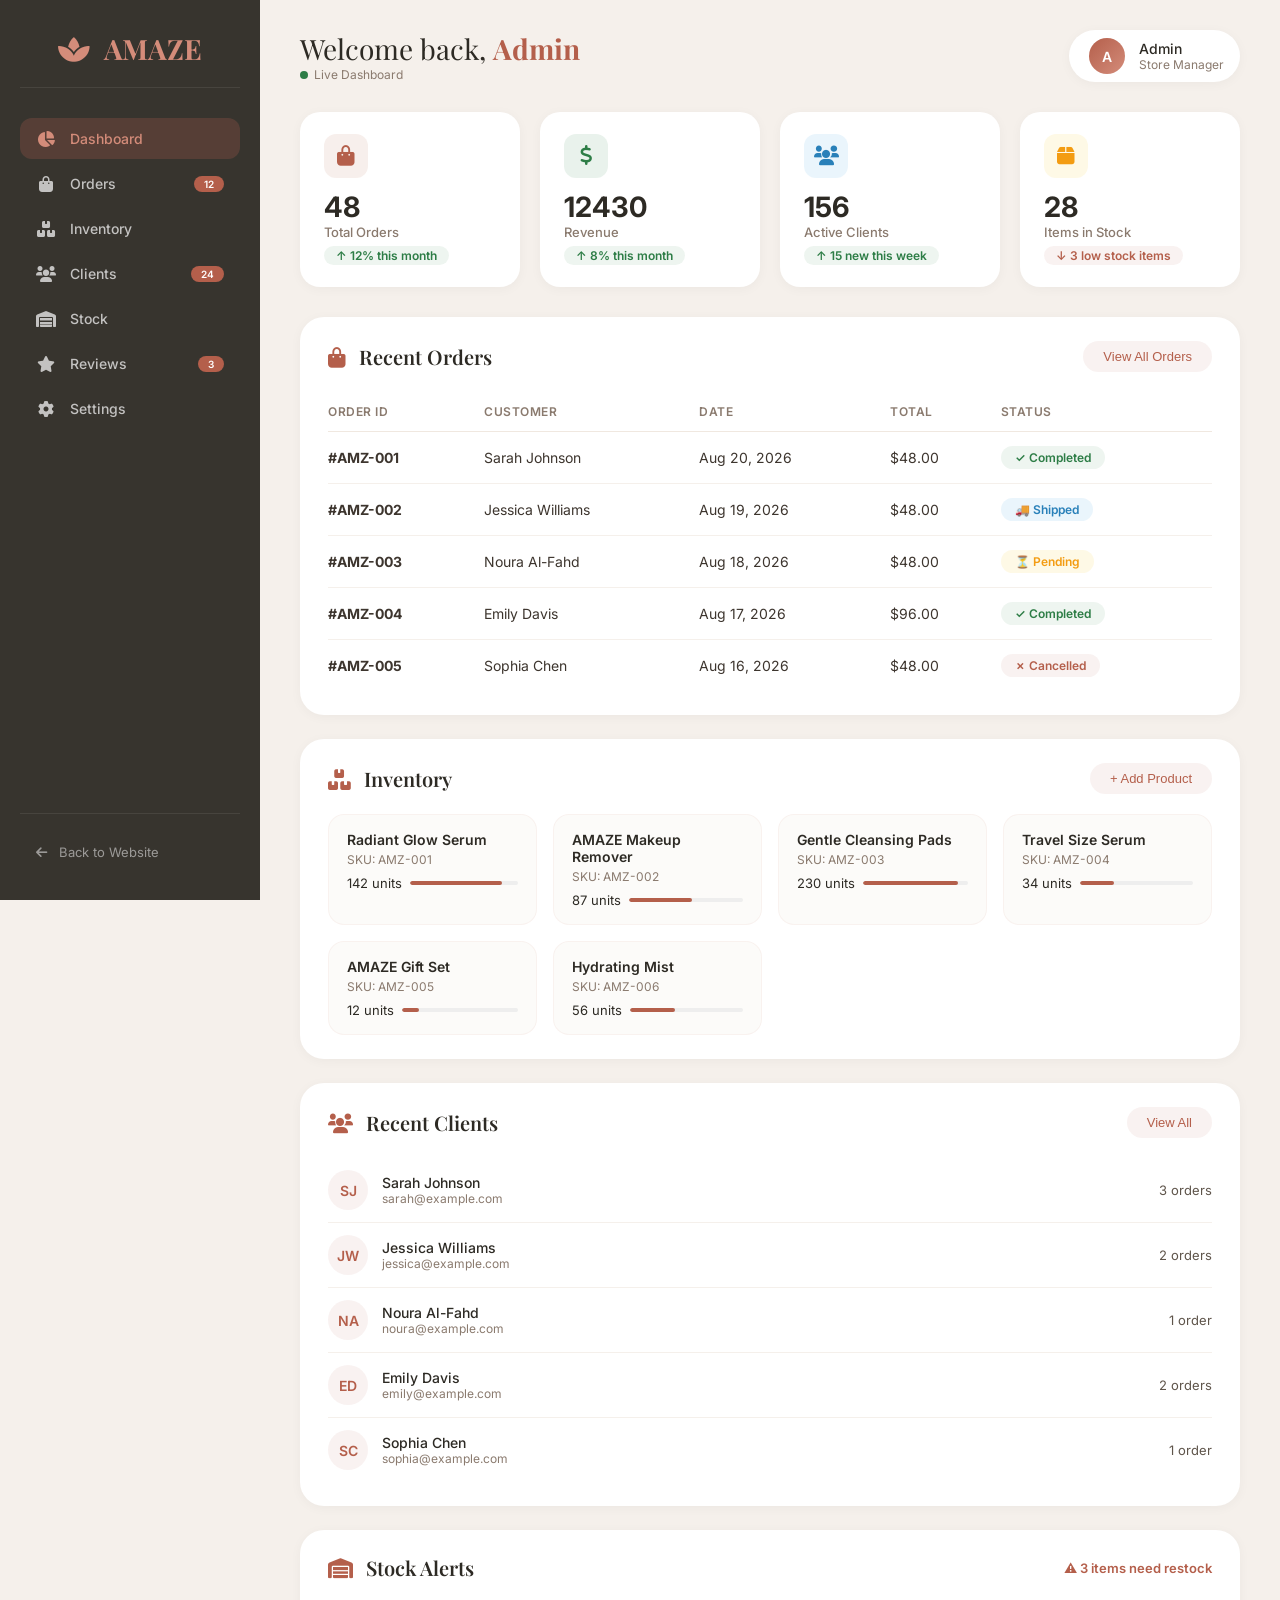
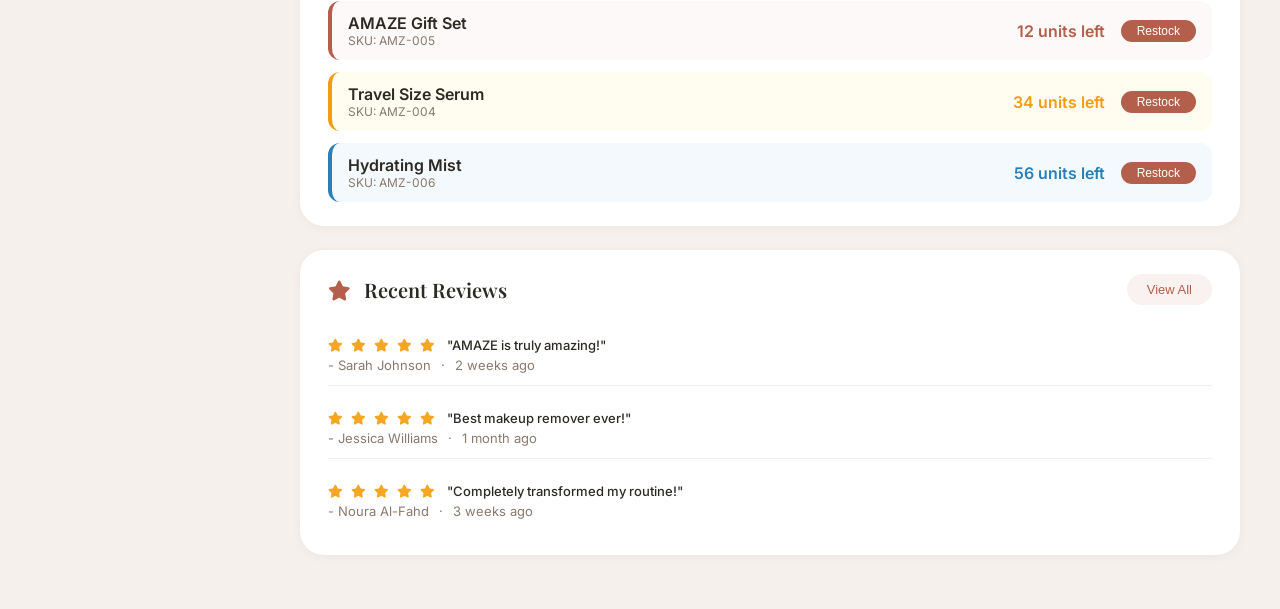
<file: admin.html>
<!DOCTYPE html>
<html lang="en">
<head>
    <meta charset="UTF-8" />
    <meta name="viewport" content="width=device-width, initial-scale=1.0" />
    <title>AMAZE · Admin Dashboard</title>

    <!-- Font Awesome Icons -->
    <link rel="stylesheet" href="https://cdnjs.cloudflare.com/ajax/libs/font-awesome/6.0.0-beta3/css/all.min.css" />

    <!-- Google Fonts -->
    <link rel="preconnect" href="https://fonts.googleapis.com" />
    <link rel="preconnect" href="https://fonts.gstatic.com" crossorigin />
    <link href="https://fonts.googleapis.com/css2?family=Playfair+Display:ital,wght@0,400;0,600;0,700;1,400&family=Inter:wght@300;400;500;600;700&display=swap" rel="stylesheet" />

    <style>
        /* ===== RESET & BASE ===== */
        * {
            margin: 0;
            padding: 0;
            box-sizing: border-box;
        }

        body {
            font-family: 'Inter', sans-serif;
            background: #f5f0eb;
            color: #2d2a24;
            min-height: 100vh;
        }

        /* ===== ADMIN LAYOUT ===== */
        .admin-wrapper {
            display: flex;
            min-height: 100vh;
        }

        /* ===== SIDEBAR ===== */
        .admin-sidebar {
            width: 260px;
            background: rgba(45, 42, 36, 0.95);
            backdrop-filter: blur(20px);
            padding: 30px 20px;
            color: #fff;
            position: fixed;
            top: 0;
            left: 0;
            height: 100vh;
            overflow-y: auto;
            z-index: 100;
        }

        .admin-sidebar .logo {
            font-family: 'Playfair Display', serif;
            font-size: 28px;
            font-weight: 700;
            text-align: center;
            margin-bottom: 30px;
            padding-bottom: 20px;
            border-bottom: 1px solid rgba(255, 255, 255, 0.08);
        }

        .admin-sidebar .logo span {
            color: #d48c7a;
        }

        .admin-sidebar .logo i {
            color: #d48c7a;
            margin-right: 8px;
        }

        .sidebar-menu {
            list-style: none;
        }

        .sidebar-menu li {
            margin-bottom: 4px;
        }

        .sidebar-menu li a {
            display: flex;
            align-items: center;
            gap: 14px;
            padding: 12px 16px;
            border-radius: 12px;
            color: rgba(255, 255, 255, 0.7);
            text-decoration: none;
            transition: all 0.3s ease;
            font-size: 14px;
            font-weight: 500;
        }

        .sidebar-menu li a:hover {
            background: rgba(255, 255, 255, 0.08);
            color: #fff;
        }

        .sidebar-menu li a.active {
            background: rgba(180, 95, 75, 0.25);
            color: #d48c7a;
        }

        .sidebar-menu li a i {
            width: 20px;
            text-align: center;
            font-size: 16px;
        }

        .sidebar-menu li a .badge {
            margin-left: auto;
            background: #b45f4b;
            color: #fff;
            font-size: 10px;
            padding: 2px 10px;
            border-radius: 30px;
            font-weight: 600;
        }

        .sidebar-footer {
            position: absolute;
            bottom: 30px;
            left: 20px;
            right: 20px;
            padding-top: 20px;
            border-top: 1px solid rgba(255, 255, 255, 0.08);
        }

        .sidebar-footer a {
            display: flex;
            align-items: center;
            gap: 12px;
            color: rgba(255, 255, 255, 0.5);
            text-decoration: none;
            font-size: 13px;
            padding: 10px 16px;
            border-radius: 12px;
            transition: 0.3s;
        }

        .sidebar-footer a:hover {
            background: rgba(255, 255, 255, 0.06);
            color: #fff;
        }

        /* ===== MAIN CONTENT ===== */
        .admin-main {
            margin-left: 260px;
            padding: 30px 40px;
            flex: 1;
            width: 100%;
        }

        /* ===== TOP HEADER ===== */
        .admin-header {
            display: flex;
            justify-content: space-between;
            align-items: center;
            margin-bottom: 30px;
            flex-wrap: wrap;
            gap: 16px;
        }

        .admin-header h1 {
            font-family: 'Playfair Display', serif;
            font-size: 28px;
            font-weight: 400;
        }

        .admin-header h1 span {
            color: #b45f4b;
            font-weight: 700;
        }

        .admin-user {
            display: flex;
            align-items: center;
            gap: 14px;
            background: #fff;
            padding: 8px 16px 8px 20px;
            border-radius: 60px;
            box-shadow: 0 2px 12px rgba(0, 0, 0, 0.04);
        }

        .admin-user .avatar {
            width: 36px;
            height: 36px;
            border-radius: 50%;
            background: linear-gradient(135deg, #b45f4b, #d48c7a);
            display: flex;
            align-items: center;
            justify-content: center;
            color: #fff;
            font-weight: 600;
            font-size: 14px;
        }

        .admin-user .name {
            font-weight: 500;
            font-size: 14px;
        }

        .admin-user .role {
            font-size: 12px;
            color: #8a7a6e;
        }

        /* ===== STATS CARDS ===== */
        .stats-grid {
            display: grid;
            grid-template-columns: repeat(auto-fit, minmax(200px, 1fr));
            gap: 20px;
            margin-bottom: 30px;
        }

        .stat-card {
            background: #fff;
            border-radius: 20px;
            padding: 22px 24px;
            box-shadow: 0 2px 12px rgba(0, 0, 0, 0.04);
            transition: all 0.3s ease;
        }

        .stat-card:hover {
            transform: translateY(-4px);
            box-shadow: 0 8px 30px rgba(0, 0, 0, 0.06);
        }

        .stat-card .stat-icon {
            width: 44px;
            height: 44px;
            border-radius: 12px;
            display: flex;
            align-items: center;
            justify-content: center;
            font-size: 20px;
            margin-bottom: 12px;
        }

        .stat-card .stat-icon.orders {
            background: rgba(180, 95, 75, 0.10);
            color: #b45f4b;
        }
        .stat-card .stat-icon.revenue {
            background: rgba(45, 125, 70, 0.10);
            color: #2d7d46;
        }
        .stat-card .stat-icon.clients {
            background: rgba(52, 152, 219, 0.10);
            color: #2980b9;
        }
        .stat-card .stat-icon.stock {
            background: rgba(241, 196, 15, 0.10);
            color: #f39c12;
        }

        .stat-card .stat-number {
            font-size: 28px;
            font-weight: 700;
            color: #2d2a24;
            display: block;
        }

        .stat-card .stat-label {
            font-size: 13px;
            color: #8a7a6e;
            font-weight: 500;
        }

        .stat-card .stat-change {
            font-size: 12px;
            font-weight: 600;
            margin-top: 6px;
            display: inline-block;
            padding: 2px 12px;
            border-radius: 30px;
        }

        .stat-card .stat-change.up {
            background: rgba(45, 125, 70, 0.08);
            color: #2d7d46;
        }

        .stat-card .stat-change.down {
            background: rgba(180, 95, 75, 0.08);
            color: #b45f4b;
        }

        /* ===== SECTION CARDS ===== */
        .section-card {
            background: #fff;
            border-radius: 24px;
            padding: 24px 28px;
            margin-bottom: 24px;
            box-shadow: 0 2px 12px rgba(0, 0, 0, 0.04);
        }

        .section-card .section-header {
            display: flex;
            justify-content: space-between;
            align-items: center;
            margin-bottom: 20px;
            flex-wrap: wrap;
            gap: 12px;
        }

        .section-card .section-header h3 {
            font-family: 'Playfair Display', serif;
            font-size: 20px;
            font-weight: 600;
        }

        .section-card .section-header h3 i {
            color: #b45f4b;
            margin-right: 8px;
        }

        .section-card .section-header .btn-sm {
            background: rgba(180, 95, 75, 0.08);
            border: none;
            padding: 8px 20px;
            border-radius: 60px;
            font-weight: 500;
            font-size: 13px;
            color: #b45f4b;
            cursor: pointer;
            transition: 0.3s;
        }

        .section-card .section-header .btn-sm:hover {
            background: rgba(180, 95, 75, 0.15);
        }

        /* ===== TABLE ===== */
        .table-wrapper {
            overflow-x: auto;
        }

        table {
            width: 100%;
            border-collapse: collapse;
            font-size: 14px;
        }

        table thead th {
            text-align: left;
            padding: 12px 12px 12px 0;
            color: #8a7a6e;
            font-weight: 600;
            font-size: 12px;
            text-transform: uppercase;
            letter-spacing: 0.5px;
            border-bottom: 1px solid #f0e8e0;
        }

        table tbody td {
            padding: 14px 12px 14px 0;
            border-bottom: 1px solid #f5f0eb;
            color: #3d352e;
        }

        table tbody tr:hover {
            background: rgba(180, 95, 75, 0.02);
        }

        table tbody tr:last-child td {
            border-bottom: 0;
        }

        .status {
            display: inline-flex;
            align-items: center;
            gap: 6px;
            padding: 4px 14px;
            border-radius: 30px;
            font-size: 12px;
            font-weight: 600;
        }

        .status.completed {
            background: rgba(45, 125, 70, 0.08);
            color: #2d7d46;
        }

        .status.pending {
            background: rgba(241, 196, 15, 0.10);
            color: #f39c12;
        }

        .status.shipped {
            background: rgba(52, 152, 219, 0.10);
            color: #2980b9;
        }

        .status.cancelled {
            background: rgba(180, 95, 75, 0.08);
            color: #b45f4b;
        }

        /* ===== INVENTORY GRID ===== */
        .inventory-grid {
            display: grid;
            grid-template-columns: repeat(auto-fill, minmax(200px, 1fr));
            gap: 16px;
        }

        .inventory-item {
            background: rgba(245, 240, 235, 0.3);
            border-radius: 16px;
            padding: 16px 18px;
            border: 1px solid rgba(180, 95, 75, 0.06);
        }

        .inventory-item .item-name {
            font-weight: 600;
            font-size: 14px;
            margin-bottom: 4px;
        }

        .inventory-item .item-sku {
            font-size: 12px;
            color: #8a7a6e;
        }

        .inventory-item .item-stock {
            font-size: 13px;
            margin-top: 8px;
            display: flex;
            align-items: center;
            gap: 8px;
        }

        .inventory-item .item-stock .stock-bar {
            flex: 1;
            height: 4px;
            background: #eee;
            border-radius: 4px;
            overflow: hidden;
        }

        .inventory-item .item-stock .stock-bar .fill {
            height: 100%;
            border-radius: 4px;
            background: #b45f4b;
            transition: width 0.6s ease;
        }

        /* ===== CLIENTS ===== */
        .client-item {
            display: flex;
            align-items: center;
            gap: 14px;
            padding: 12px 0;
            border-bottom: 1px solid #f5f0eb;
        }

        .client-item:last-child {
            border-bottom: 0;
        }

        .client-item .client-avatar {
            width: 40px;
            height: 40px;
            border-radius: 50%;
            background: rgba(180, 95, 75, 0.08);
            display: flex;
            align-items: center;
            justify-content: center;
            font-weight: 600;
            color: #b45f4b;
            font-size: 14px;
        }

        .client-item .client-info {
            flex: 1;
        }

        .client-item .client-info .name {
            font-weight: 500;
            font-size: 14px;
        }

        .client-item .client-info .email {
            font-size: 12px;
            color: #8a7a6e;
        }

        .client-item .client-orders {
            font-size: 13px;
            color: #5f554b;
        }

        /* ===== RESPONSIVE ===== */
        @media (max-width: 992px) {
            .admin-sidebar {
                width: 80px;
                padding: 20px 12px;
            }

            .admin-sidebar .logo {
                font-size: 20px;
            }

            .admin-sidebar .logo span {
                display: none;
            }

            .sidebar-menu li a span {
                display: none;
            }

            .sidebar-menu li a {
                justify-content: center;
                padding: 12px;
            }

            .sidebar-menu li a .badge {
                display: none;
            }

            .sidebar-footer a span {
                display: none;
            }

            .admin-main {
                margin-left: 80px;
                padding: 20px;
            }

            .stats-grid {
                grid-template-columns: 1fr 1fr;
            }
        }

        @media (max-width: 600px) {
            .admin-sidebar {
                width: 60px;
                padding: 16px 8px;
            }

            .admin-sidebar .logo {
                font-size: 16px;
            }

            .admin-main {
                margin-left: 60px;
                padding: 14px;
            }

            .stats-grid {
                grid-template-columns: 1fr;
            }

            .admin-header h1 {
                font-size: 20px;
            }

            .section-card {
                padding: 16px;
            }

            .inventory-grid {
                grid-template-columns: 1fr 1fr;
            }
        }

        @media (max-width: 400px) {
            .inventory-grid {
                grid-template-columns: 1fr;
            }
        }

        /* ===== SCROLLBAR ===== */
        .admin-sidebar::-webkit-scrollbar {
            width: 4px;
        }

        .admin-sidebar::-webkit-scrollbar-track {
            background: transparent;
        }

        .admin-sidebar::-webkit-scrollbar-thumb {
            background: rgba(255, 255, 255, 0.15);
            border-radius: 4px;
        }

        /* ===== LIVE INDICATOR ===== */
        .live-indicator {
            display: flex;
            align-items: center;
            gap: 6px;
            font-size: 12px;
            color: #8a7a6e;
        }

        .live-indicator .dot {
            width: 8px;
            height: 8px;
            border-radius: 50%;
            background: #2d7d46;
            animation: pulse 2s infinite;
        }

        @keyframes pulse {
            0%, 100% { opacity: 1; }
            50% { opacity: 0.3; }
        }
    </style>
</head>
<body>

    <!-- ====== ADMIN WRAPPER ====== -->
    <div class="admin-wrapper">

        <!-- ====== SIDEBAR ====== -->
        <aside class="admin-sidebar">
            <div class="logo">
                <i class="fas fa-spa"></i>
                <span>AMAZE</span>
            </div>

            <ul class="sidebar-menu">
                <li><a href="#" class="active" data-page="dashboard"><i class="fas fa-chart-pie"></i> <span>Dashboard</span></a></li>
                <li><a href="#" data-page="orders"><i class="fas fa-shopping-bag"></i> <span>Orders</span> <span class="badge">12</span></a></li>
                <li><a href="#" data-page="inventory"><i class="fas fa-boxes"></i> <span>Inventory</span></a></li>
                <li><a href="#" data-page="clients"><i class="fas fa-users"></i> <span>Clients</span> <span class="badge">24</span></a></li>
                <li><a href="#" data-page="stock"><i class="fas fa-warehouse"></i> <span>Stock</span></a></li>
                <li><a href="#" data-page="reviews"><i class="fas fa-star"></i> <span>Reviews</span> <span class="badge">3</span></a></li>
                <li><a href="#" data-page="settings"><i class="fas fa-cog"></i> <span>Settings</span></a></li>
            </ul>

            <div class="sidebar-footer">
                <a href="index.html"><i class="fas fa-arrow-left"></i> <span>Back to Website</span></a>
            </div>
        </aside>

        <!-- ====== MAIN CONTENT ====== -->
        <main class="admin-main">

            <!-- ====== HEADER ====== -->
            <header class="admin-header">
                <div>
                    <h1>Welcome back, <span>Admin</span></h1>
                    <div class="live-indicator">
                        <span class="dot"></span> Live Dashboard
                    </div>
                </div>
                <div class="admin-user">
                    <div class="avatar">A</div>
                    <div>
                        <div class="name">Admin</div>
                        <div class="role">Store Manager</div>
                    </div>
                </div>
            </header>

            <!-- ====== STATS ====== -->
            <section class="stats-grid">
                <div class="stat-card">
                    <div class="stat-icon orders"><i class="fas fa-shopping-bag"></i></div>
                    <span class="stat-number">48</span>
                    <div class="stat-label">Total Orders</div>
                    <span class="stat-change up">↑ 12% this month</span>
                </div>
                <div class="stat-card">
                    <div class="stat-icon revenue"><i class="fas fa-dollar-sign"></i></div>
                    <span class="stat-number">$12,430</span>
                    <div class="stat-label">Revenue</div>
                    <span class="stat-change up">↑ 8% this month</span>
                </div>
                <div class="stat-card">
                    <div class="stat-icon clients"><i class="fas fa-users"></i></div>
                    <span class="stat-number">156</span>
                    <div class="stat-label">Active Clients</div>
                    <span class="stat-change up">↑ 15 new this week</span>
                </div>
                <div class="stat-card">
                    <div class="stat-icon stock"><i class="fas fa-box"></i></div>
                    <span class="stat-number">28</span>
                    <div class="stat-label">Items in Stock</div>
                    <span class="stat-change down">↓ 3 low stock items</span>
                </div>
            </section>

            <!-- ====== ORDERS ====== -->
            <section class="section-card" id="ordersSection">
                <div class="section-header">
                    <h3><i class="fas fa-shopping-bag"></i> Recent Orders</h3>
                    <button class="btn-sm">View All Orders</button>
                </div>
                <div class="table-wrapper">
                    <table>
                        <thead>
                            <tr>
                                <th>Order ID</th>
                                <th>Customer</th>
                                <th>Date</th>
                                <th>Total</th>
                                <th>Status</th>
                            </tr>
                        </thead>
                        <tbody>
                            <tr>
                                <td><strong>#AMZ-001</strong></td>
                                <td>Sarah Johnson</td>
                                <td>Aug 20, 2026</td>
                                <td>$48.00</td>
                                <td><span class="status completed">✓ Completed</span></td>
                            </tr>
                            <tr>
                                <td><strong>#AMZ-002</strong></td>
                                <td>Jessica Williams</td>
                                <td>Aug 19, 2026</td>
                                <td>$48.00</td>
                                <td><span class="status shipped">🚚 Shipped</span></td>
                            </tr>
                            <tr>
                                <td><strong>#AMZ-003</strong></td>
                                <td>Noura Al-Fahd</td>
                                <td>Aug 18, 2026</td>
                                <td>$48.00</td>
                                <td><span class="status pending">⏳ Pending</span></td>
                            </tr>
                            <tr>
                                <td><strong>#AMZ-004</strong></td>
                                <td>Emily Davis</td>
                                <td>Aug 17, 2026</td>
                                <td>$96.00</td>
                                <td><span class="status completed">✓ Completed</span></td>
                            </tr>
                            <tr>
                                <td><strong>#AMZ-005</strong></td>
                                <td>Sophia Chen</td>
                                <td>Aug 16, 2026</td>
                                <td>$48.00</td>
                                <td><span class="status cancelled">✗ Cancelled</span></td>
                            </tr>
                        </tbody>
                    </table>
                </div>
            </section>

            <!-- ====== INVENTORY ====== -->
            <section class="section-card" id="inventorySection">
                <div class="section-header">
                    <h3><i class="fas fa-boxes"></i> Inventory</h3>
                    <button class="btn-sm">+ Add Product</button>
                </div>
                <div class="inventory-grid">
                    <div class="inventory-item">
                        <div class="item-name">Radiant Glow Serum</div>
                        <div class="item-sku">SKU: AMZ-001</div>
                        <div class="item-stock">
                            <span>142 units</span>
                            <div class="stock-bar"><div class="fill" style="width:85%"></div></div>
                        </div>
                    </div>
                    <div class="inventory-item">
                        <div class="item-name">AMAZE Makeup Remover</div>
                        <div class="item-sku">SKU: AMZ-002</div>
                        <div class="item-stock">
                            <span>87 units</span>
                            <div class="stock-bar"><div class="fill" style="width:55%"></div></div>
                        </div>
                    </div>
                    <div class="inventory-item">
                        <div class="item-name">Gentle Cleansing Pads</div>
                        <div class="item-sku">SKU: AMZ-003</div>
                        <div class="item-stock">
                            <span>230 units</span>
                            <div class="stock-bar"><div class="fill" style="width:90%"></div></div>
                        </div>
                    </div>
                    <div class="inventory-item">
                        <div class="item-name">Travel Size Serum</div>
                        <div class="item-sku">SKU: AMZ-004</div>
                        <div class="item-stock">
                            <span>34 units</span>
                            <div class="stock-bar"><div class="fill" style="width:30%"></div></div>
                        </div>
                    </div>
                    <div class="inventory-item">
                        <div class="item-name">AMAZE Gift Set</div>
                        <div class="item-sku">SKU: AMZ-005</div>
                        <div class="item-stock">
                            <span>12 units</span>
                            <div class="stock-bar"><div class="fill" style="width:15%"></div></div>
                        </div>
                    </div>
                    <div class="inventory-item">
                        <div class="item-name">Hydrating Mist</div>
                        <div class="item-sku">SKU: AMZ-006</div>
                        <div class="item-stock">
                            <span>56 units</span>
                            <div class="stock-bar"><div class="fill" style="width:40%"></div></div>
                        </div>
                    </div>
                </div>
            </section>

            <!-- ====== CLIENTS ====== -->
            <section class="section-card" id="clientsSection">
                <div class="section-header">
                    <h3><i class="fas fa-users"></i> Recent Clients</h3>
                    <button class="btn-sm">View All</button>
                </div>
                <div class="client-item">
                    <div class="client-avatar">SJ</div>
                    <div class="client-info">
                        <div class="name">Sarah Johnson</div>
                        <div class="email">sarah@example.com</div>
                    </div>
                    <div class="client-orders">3 orders</div>
                </div>
                <div class="client-item">
                    <div class="client-avatar">JW</div>
                    <div class="client-info">
                        <div class="name">Jessica Williams</div>
                        <div class="email">jessica@example.com</div>
                    </div>
                    <div class="client-orders">2 orders</div>
                </div>
                <div class="client-item">
                    <div class="client-avatar">NA</div>
                    <div class="client-info">
                        <div class="name">Noura Al-Fahd</div>
                        <div class="email">noura@example.com</div>
                    </div>
                    <div class="client-orders">1 order</div>
                </div>
                <div class="client-item">
                    <div class="client-avatar">ED</div>
                    <div class="client-info">
                        <div class="name">Emily Davis</div>
                        <div class="email">emily@example.com</div>
                    </div>
                    <div class="client-orders">2 orders</div>
                </div>
                <div class="client-item">
                    <div class="client-avatar">SC</div>
                    <div class="client-info">
                        <div class="name">Sophia Chen</div>
                        <div class="email">sophia@example.com</div>
                    </div>
                    <div class="client-orders">1 order</div>
                </div>
            </section>

            <!-- ====== STOCK ALERTS ====== -->
            <section class="section-card" id="stockSection">
                <div class="section-header">
                    <h3><i class="fas fa-warehouse"></i> Stock Alerts</h3>
                    <span style="font-size:13px; color:#b45f4b; font-weight:600;">⚠️ 3 items need restock</span>
                </div>
                <div style="display:grid; gap:12px;">
                    <div style="display:flex; justify-content:space-between; align-items:center; padding:12px 16px; background:rgba(180,95,75,0.04); border-radius:12px; border-left:4px solid #b45f4b;">
                        <div>
                            <div style="font-weight:600;">AMAZE Gift Set</div>
                            <div style="font-size:12px; color:#8a7a6e;">SKU: AMZ-005</div>
                        </div>
                        <div style="display:flex; align-items:center; gap:16px;">
                            <span style="color:#b45f4b; font-weight:600;">12 units left</span>
                            <button style="background:#b45f4b; color:#fff; border:none; padding:4px 16px; border-radius:30px; font-size:12px; cursor:pointer;">Restock</button>
                        </div>
                    </div>
                    <div style="display:flex; justify-content:space-between; align-items:center; padding:12px 16px; background:rgba(241,196,15,0.06); border-radius:12px; border-left:4px solid #f39c12;">
                        <div>
                            <div style="font-weight:600;">Travel Size Serum</div>
                            <div style="font-size:12px; color:#8a7a6e;">SKU: AMZ-004</div>
                        </div>
                        <div style="display:flex; align-items:center; gap:16px;">
                            <span style="color:#f39c12; font-weight:600;">34 units left</span>
                            <button style="background:#b45f4b; color:#fff; border:none; padding:4px 16px; border-radius:30px; font-size:12px; cursor:pointer;">Restock</button>
                        </div>
                    </div>
                    <div style="display:flex; justify-content:space-between; align-items:center; padding:12px 16px; background:rgba(52,152,219,0.06); border-radius:12px; border-left:4px solid #2980b9;">
                        <div>
                            <div style="font-weight:600;">Hydrating Mist</div>
                            <div style="font-size:12px; color:#8a7a6e;">SKU: AMZ-006</div>
                        </div>
                        <div style="display:flex; align-items:center; gap:16px;">
                            <span style="color:#2980b9; font-weight:600;">56 units left</span>
                            <button style="background:#b45f4b; color:#fff; border:none; padding:4px 16px; border-radius:30px; font-size:12px; cursor:pointer;">Restock</button>
                        </div>
                    </div>
                </div>
            </section>

            <!-- ====== REVIEWS SUMMARY ====== -->
            <section class="section-card" id="reviewsSection">
                <div class="section-header">
                    <h3><i class="fas fa-star"></i> Recent Reviews</h3>
                    <button class="btn-sm">View All</button>
                </div>
                <div style="display:grid; gap:12px;">
                    <div style="padding:12px 0; border-bottom:1px solid #f5f0eb;">
                        <div style="display:flex; align-items:center; gap:8px; color:#f5a623; font-size:13px;">
                            <i class="fas fa-star"></i><i class="fas fa-star"></i><i class="fas fa-star"></i><i class="fas fa-star"></i><i class="fas fa-star"></i>
                            <span style="color:#2d2a24; font-weight:500; margin-left:4px;">"AMAZE is truly amazing!"</span>
                        </div>
                        <div style="font-size:13px; color:#8a7a6e; margin-top:4px;">- Sarah Johnson <span style="margin:0 6px;">·</span> 2 weeks ago</div>
                    </div>
                    <div style="padding:12px 0; border-bottom:1px solid #f5f0eb;">
                        <div style="display:flex; align-items:center; gap:8px; color:#f5a623; font-size:13px;">
                            <i class="fas fa-star"></i><i class="fas fa-star"></i><i class="fas fa-star"></i><i class="fas fa-star"></i><i class="fas fa-star"></i>
                            <span style="color:#2d2a24; font-weight:500; margin-left:4px;">"Best makeup remover ever!"</span>
                        </div>
                        <div style="font-size:13px; color:#8a7a6e; margin-top:4px;">- Jessica Williams <span style="margin:0 6px;">·</span> 1 month ago</div>
                    </div>
                    <div style="padding:12px 0;">
                        <div style="display:flex; align-items:center; gap:8px; color:#f5a623; font-size:13px;">
                            <i class="fas fa-star"></i><i class="fas fa-star"></i><i class="fas fa-star"></i><i class="fas fa-star"></i><i class="fas fa-star"></i>
                            <span style="color:#2d2a24; font-weight:500; margin-left:4px;">"Completely transformed my routine!"</span>
                        </div>
                        <div style="font-size:13px; color:#8a7a6e; margin-top:4px;">- Noura Al-Fahd <span style="margin:0 6px;">·</span> 3 weeks ago</div>
                    </div>
                </div>
            </section>

        </main>
    </div>

    <script>
        // ============================================
        // SIDEBAR NAVIGATION - Smooth Scrolling
        // ============================================
        document.querySelectorAll('.sidebar-menu a').forEach(link => {
            link.addEventListener('click', function(e) {
                e.preventDefault();
                // Remove active from all
                document.querySelectorAll('.sidebar-menu a').forEach(l => l.classList.remove('active'));
                this.classList.add('active');

                // Get page name from data-page attribute
                const page = this.dataset.page;

                // Find the corresponding section
                const sections = {
                    'dashboard': null,
                    'orders': 'ordersSection',
                    'inventory': 'inventorySection',
                    'clients': 'clientsSection',
                    'stock': 'stockSection',
                    'reviews': 'reviewsSection',
                    'settings': null
                };

                const sectionId = sections[page];
                if (sectionId) {
                    document.getElementById(sectionId).scrollIntoView({ behavior: 'smooth' });
                } else {
                    window.scrollTo({ top: 0, behavior: 'smooth' });
                }
            });
        });

        // ============================================
        // STATS COUNTER ANIMATION
        // ============================================
        document.querySelectorAll('.stat-number').forEach(counter => {
            const target = parseInt(counter.textContent.replace(/[^0-9]/g, ''));
            if (isNaN(target)) return;

            let current = 0;
            const increment = Math.ceil(target / 40);
            const duration = 800;
            const stepTime = duration / 40;

            const timer = setInterval(() => {
                current += increment;
                if (current >= target) {
                    counter.textContent = target;
                    clearInterval(timer);
                } else {
                    counter.textContent = current;
                }
            }, stepTime);
        });

        console.log('✨ AMAZE Admin Dashboard Loaded');
    </script>
    
        <!-- JavaScript -->
    <script src="admin.js"></script>
</body>
</html>
</file>
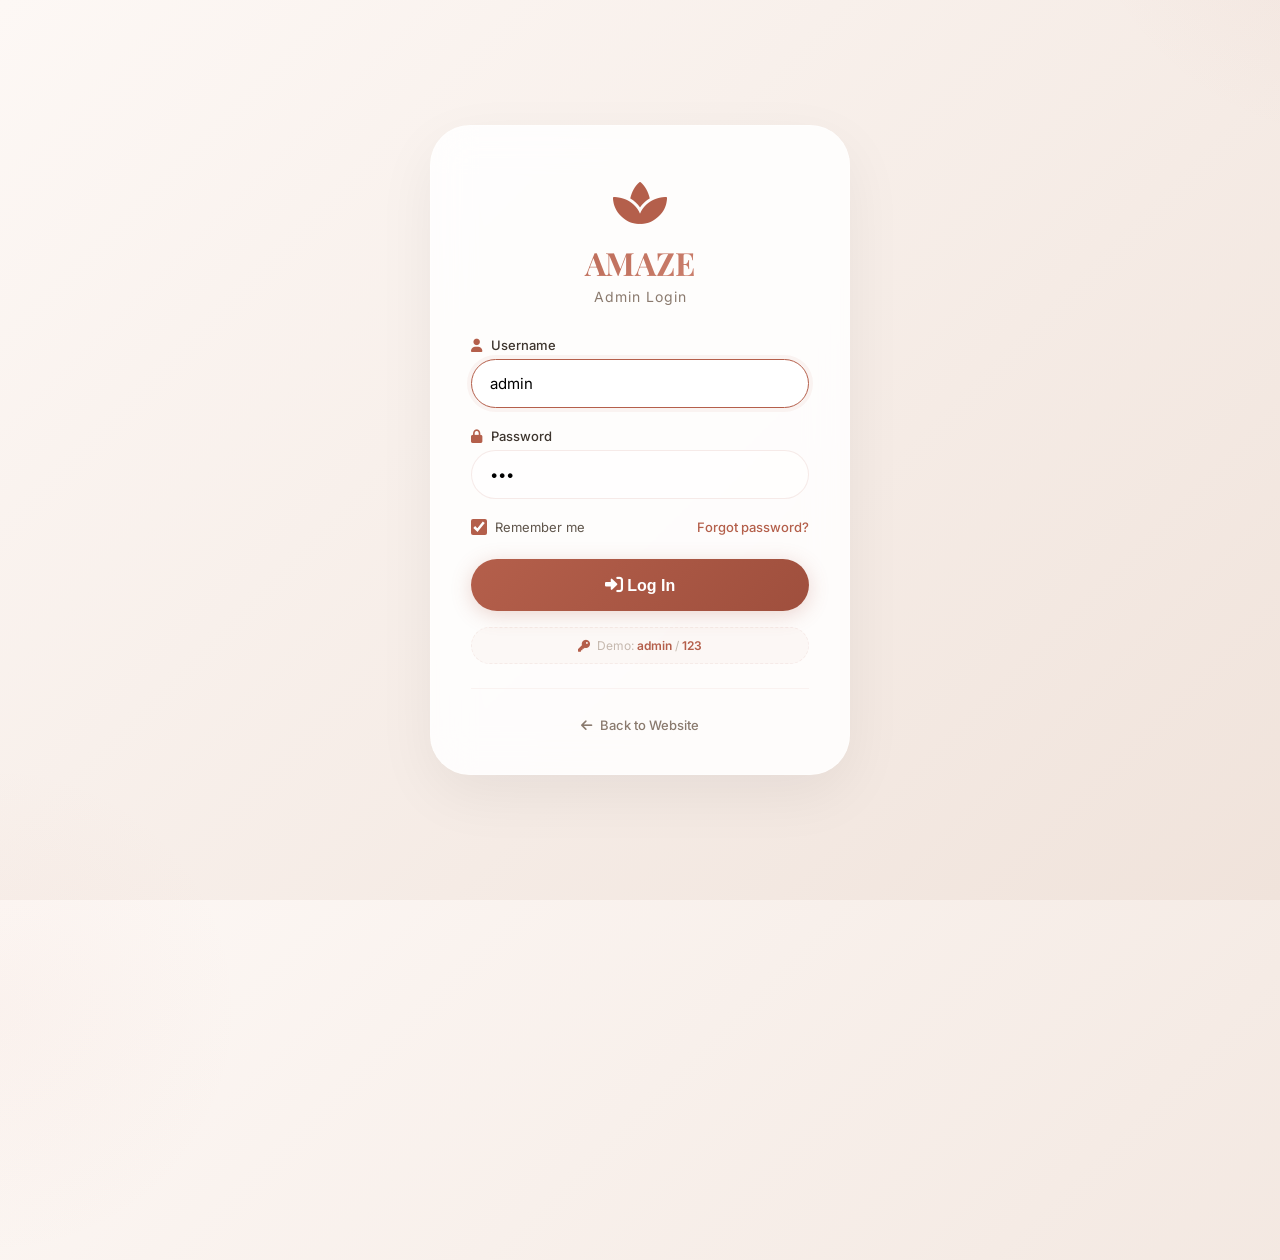
<file: login.html>
<!DOCTYPE html>
<html lang="en">
<head>
    <meta charset="UTF-8" />
    <meta name="viewport" content="width=device-width, initial-scale=1.0" />
    <title>Login · AMAZE Admin</title>

    <!-- Font Awesome Icons -->
    <link rel="stylesheet" href="https://cdnjs.cloudflare.com/ajax/libs/font-awesome/6.0.0-beta3/css/all.min.css" />

    <!-- Google Fonts -->
    <link rel="preconnect" href="https://fonts.googleapis.com" />
    <link rel="preconnect" href="https://fonts.gstatic.com" crossorigin />
    <link href="https://fonts.googleapis.com/css2?family=Playfair+Display:ital,wght@0,400;0,600;0,700;1,400&family=Inter:wght@300;400;500;600;700&display=swap" rel="stylesheet" />

    <style>
        /* ===== RESET & BASE ===== */
        * {
            margin: 0;
            padding: 0;
            box-sizing: border-box;
        }

        body {
            font-family: 'Inter', sans-serif;
            min-height: 100vh;
            display: flex;
            align-items: center;
            justify-content: center;
            background: linear-gradient(135deg, #fdf8f5 0%, #f0e3db 100%);
            padding: 20px;
            position: relative;
            overflow: hidden;
        }

        /* ===== DECORATIVE ELEMENTS ===== */
        body::before {
            content: '';
            position: absolute;
            top: -50%;
            right: -30%;
            width: 600px;
            height: 600px;
            background: radial-gradient(circle, rgba(180, 95, 75, 0.06) 0%, transparent 70%);
            border-radius: 50%;
            pointer-events: none;
        }

        body::after {
            content: '';
            position: absolute;
            bottom: -40%;
            left: -20%;
            width: 500px;
            height: 500px;
            background: radial-gradient(circle, rgba(212, 140, 122, 0.05) 0%, transparent 70%);
            border-radius: 50%;
            pointer-events: none;
        }

        /* ===== LOGIN CARD ===== */
        .login-wrapper {
            width: 100%;
            max-width: 420px;
            position: relative;
            z-index: 1;
        }

        .login-card {
            background: rgba(255, 255, 255, 0.85);
            backdrop-filter: blur(20px);
            -webkit-backdrop-filter: blur(20px);
            border-radius: 40px;
            padding: 48px 40px 40px;
            box-shadow: 0 20px 60px rgba(0, 0, 0, 0.06);
            border: 1px solid rgba(255, 255, 255, 0.3);
            animation: fadeUp 0.6s ease;
        }

        @keyframes fadeUp {
            0% {
                opacity: 0;
                transform: translateY(30px) scale(0.96);
            }
            100% {
                opacity: 1;
                transform: translateY(0) scale(1);
            }
        }

        /* ===== LOGO ===== */
        .login-logo {
            text-align: center;
            margin-bottom: 32px;
        }

        .login-logo .icon {
            font-size: 48px;
            color: #b45f4b;
            display: block;
            margin-bottom: 8px;
        }

        .login-logo h1 {
            font-family: 'Playfair Display', serif;
            font-size: 32px;
            font-weight: 700;
            background: linear-gradient(135deg, #b45f4b, #d48c7a);
            -webkit-background-clip: text;
            background-clip: text;
            -webkit-text-fill-color: transparent;
            color: #b45f4b;
        }

        .login-logo p {
            font-size: 14px;
            color: #8a7a6e;
            margin-top: 4px;
            letter-spacing: 1px;
        }

        /* ===== FORM ===== */
        .form-group {
            margin-bottom: 20px;
        }

        .form-group label {
            display: block;
            font-weight: 500;
            font-size: 13px;
            color: #3d352e;
            margin-bottom: 6px;
        }

        .form-group label i {
            color: #b45f4b;
            margin-right: 6px;
        }

        .form-group input {
            width: 100%;
            padding: 14px 18px;
            border: 1px solid rgba(180, 95, 75, 0.12);
            border-radius: 60px;
            font-size: 15px;
            background: rgba(255, 255, 255, 0.5);
            transition: all 0.3s ease;
            font-family: 'Inter', sans-serif;
            outline: none;
        }

        .form-group input:focus {
            border-color: #b45f4b;
            background: #fff;
            box-shadow: 0 0 0 4px rgba(180, 95, 75, 0.06);
        }

        .form-group input::placeholder {
            color: #c5b8ae;
        }

        /* ===== OPTIONS ===== */
        .login-options {
            display: flex;
            justify-content: space-between;
            align-items: center;
            margin-bottom: 24px;
            font-size: 13px;
        }

        .login-options .remember {
            display: flex;
            align-items: center;
            gap: 8px;
            color: #5f554b;
            cursor: pointer;
        }

        .login-options .remember input[type="checkbox"] {
            width: 16px;
            height: 16px;
            accent-color: #b45f4b;
            cursor: pointer;
        }

        .login-options .forgot {
            color: #b45f4b;
            text-decoration: none;
            font-weight: 500;
            transition: 0.2s;
        }

        .login-options .forgot:hover {
            text-decoration: underline;
        }

        /* ===== BUTTON ===== */
        .btn-login {
            width: 100%;
            background: linear-gradient(135deg, #b45f4b, #9f4f3d);
            border: none;
            padding: 16px;
            border-radius: 60px;
            font-weight: 600;
            font-size: 16px;
            color: #fff;
            cursor: pointer;
            transition: all 0.3s ease;
            display: flex;
            align-items: center;
            justify-content: center;
            gap: 10px;
            box-shadow: 0 4px 20px rgba(180, 95, 75, 0.25);
        }

        .btn-login:hover {
            transform: translateY(-2px);
            box-shadow: 0 8px 32px rgba(180, 95, 75, 0.35);
        }

        .btn-login:active {
            transform: scale(0.98);
        }

        .btn-login i {
            font-size: 18px;
        }

        /* ===== ERROR MESSAGE ===== */
        .error-message {
            background: rgba(180, 95, 75, 0.06);
            border: 1px solid rgba(180, 95, 75, 0.12);
            color: #b45f4b;
            padding: 12px 16px;
            border-radius: 12px;
            font-size: 13px;
            margin-bottom: 16px;
            display: none;
            align-items: center;
            gap: 10px;
        }

        .error-message.show {
            display: flex;
        }

        .error-message i {
            font-size: 16px;
        }

        /* ===== FOOTER ===== */
        .login-footer {
            text-align: center;
            margin-top: 24px;
            padding-top: 20px;
            border-top: 1px solid rgba(180, 95, 75, 0.06);
        }

        .login-footer a {
            color: #b45f4b;
            text-decoration: none;
            font-weight: 500;
            transition: 0.2s;
        }

        .login-footer a:hover {
            text-decoration: underline;
        }

        .login-footer .back-link {
            display: inline-flex;
            align-items: center;
            gap: 8px;
            color: #8a7a6e;
            font-size: 13px;
            margin-top: 8px;
        }

        .login-footer .back-link:hover {
            color: #b45f4b;
        }

        /* ===== ADMIN HINT ===== */
        .admin-hint {
            text-align: center;
            margin-top: 16px;
            font-size: 12px;
            color: #c5b8ae;
            background: rgba(180, 95, 75, 0.03);
            padding: 10px 16px;
            border-radius: 60px;
            border: 1px dashed rgba(180, 95, 75, 0.08);
        }

        .admin-hint span {
            color: #b45f4b;
            font-weight: 600;
        }

        /* ===== RESPONSIVE ===== */
        @media (max-width: 480px) {
            .login-card {
                padding: 32px 24px 28px;
                border-radius: 28px;
            }

            .login-logo h1 {
                font-size: 28px;
            }

            .login-options {
                flex-direction: column;
                gap: 12px;
                align-items: flex-start;
            }

            .form-group input {
                padding: 12px 16px;
                font-size: 14px;
            }

            .btn-login {
                padding: 14px;
                font-size: 15px;
            }
        }

        /* ===== LOADING SPINNER ===== */
        .spinner {
            display: none;
            width: 20px;
            height: 20px;
            border: 2px solid rgba(255, 255, 255, 0.2);
            border-top-color: #fff;
            border-radius: 50%;
            animation: spin 0.6s linear infinite;
        }

        .spinner.active {
            display: inline-block;
        }

        @keyframes spin {
            to { transform: rotate(360deg); }
        }

        .btn-login.loading .btn-text {
            display: none;
        }

        .btn-login.loading .spinner {
            display: inline-block;
        }
    </style>
</head>
<body>

    <div class="login-wrapper">

        <div class="login-card">

            <!-- ===== LOGO ===== -->
            <div class="login-logo">
                <span class="icon"><i class="fas fa-spa"></i></span>
                <h1>AMAZE</h1>
                <p>Admin Login</p>
            </div>

            <!-- ===== ERROR MESSAGE ===== -->
            <div class="error-message" id="errorMessage">
                <i class="fas fa-exclamation-circle"></i>
                <span id="errorText">Invalid username or password. Please try again.</span>
            </div>

            <!-- ===== LOGIN FORM ===== -->
            <form id="loginForm" autocomplete="off">
                <div class="form-group">
                    <label><i class="fas fa-user"></i> Username</label>
                    <input 
                        type="text" 
                        id="username" 
                        placeholder="Enter username" 
                        required 
                        autofocus
                        value="admin"
                    />
                </div>

                <div class="form-group">
                    <label><i class="fas fa-lock"></i> Password</label>
                    <input 
                        type="password" 
                        id="password" 
                        placeholder="Enter password" 
                        required 
                        value="123"
                    />
                </div>

                <div class="login-options">
                    <label class="remember">
                        <input type="checkbox" checked /> Remember me
                    </label>
                    <a href="#" class="forgot">Forgot password?</a>
                </div>

                <button type="submit" class="btn-login" id="loginBtn">
                    <span class="btn-text"><i class="fas fa-sign-in-alt"></i> Log In</span>
                    <span class="spinner"></span>
                </button>
            </form>

            <!-- ===== ADMIN HINT ===== -->
            <div class="admin-hint">
                <i class="fas fa-key" style="color:#b45f4b; margin-right:4px;"></i>
                Demo: <span>admin</span> / <span>123</span>
            </div>

            <!-- ===== FOOTER ===== -->
            <div class="login-footer">
                <a href="index.html" class="back-link">
                    <i class="fas fa-arrow-left"></i> Back to Website
                </a>
            </div>

        </div>

    </div>

    <script>
        // ============================================
        // LOGIN PAGE SCRIPT
        // ============================================

        const loginForm = document.getElementById('loginForm');
        const usernameInput = document.getElementById('username');
        const passwordInput = document.getElementById('password');
        const loginBtn = document.getElementById('loginBtn');
        const errorMessage = document.getElementById('errorMessage');
        const errorText = document.getElementById('errorText');

        // Admin credentials
        const ADMIN_USERNAME = 'admin';
        const ADMIN_PASSWORD = '123';

        // ============================================
        // FORM SUBMISSION
        // ============================================
        loginForm.addEventListener('submit', function(e) {
            e.preventDefault();

            const username = usernameInput.value.trim();
            const password = passwordInput.value.trim();

            // Hide previous error
            errorMessage.classList.remove('show');

            // Validate inputs
            if (!username || !password) {
                showError('Please fill in both fields.');
                return;
            }

            // Check admin credentials
            if (username === ADMIN_USERNAME && password === ADMIN_PASSWORD) {
                // Success - redirect to admin dashboard
                loginBtn.classList.add('loading');
                
                setTimeout(() => {
                    window.location.href = 'admin.html';
                }, 800);
            } else {
                // Failed login
                showError('Invalid username or password. Please try again.');
                
                // Shake animation
                loginForm.querySelector('.login-card').style.animation = 'shake 0.4s ease';
                setTimeout(() => {
                    loginForm.querySelector('.login-card').style.animation = '';
                }, 400);
                
                // Clear password field
                passwordInput.value = '';
                passwordInput.focus();
            }
        });

        // ============================================
        // SHOW ERROR
        // ============================================
        function showError(message) {
            errorText.textContent = message;
            errorMessage.classList.add('show');
        }

        // ============================================
        // KEYBOARD SHORTCUT: Enter key to submit
        // ============================================
        document.addEventListener('keydown', function(e) {
            if (e.key === 'Enter') {
                const activeElement = document.activeElement;
                if (activeElement === usernameInput || activeElement === passwordInput) {
                    loginForm.dispatchEvent(new Event('submit'));
                }
            }
        });

        // ============================================
        // SHAKE ANIMATION (injected via CSS)
        // ============================================
        const style = document.createElement('style');
        style.textContent = `
            @keyframes shake {
                0%, 100% { transform: translateX(0); }
                20% { transform: translateX(-12px); }
                40% { transform: translateX(12px); }
                60% { transform: translateX(-8px); }
                80% { transform: translateX(8px); }
            }
        `;
        document.head.appendChild(style);

        // ============================================
        // AUTO-FOCUS ON INPUT
        // ============================================
        window.addEventListener('load', function() {
            setTimeout(() => {
                usernameInput.focus();
            }, 500);
        });

        // ============================================
        // CLEAR ERROR ON TYPING
        // ============================================
        usernameInput.addEventListener('input', function() {
            errorMessage.classList.remove('show');
        });

        passwordInput.addEventListener('input', function() {
            errorMessage.classList.remove('show');
        });

        console.log('✨ AMAZE Login Page Loaded');
        console.log('👑 Admin Login: admin / 123');
    </script>

</body>
</html>
</file>
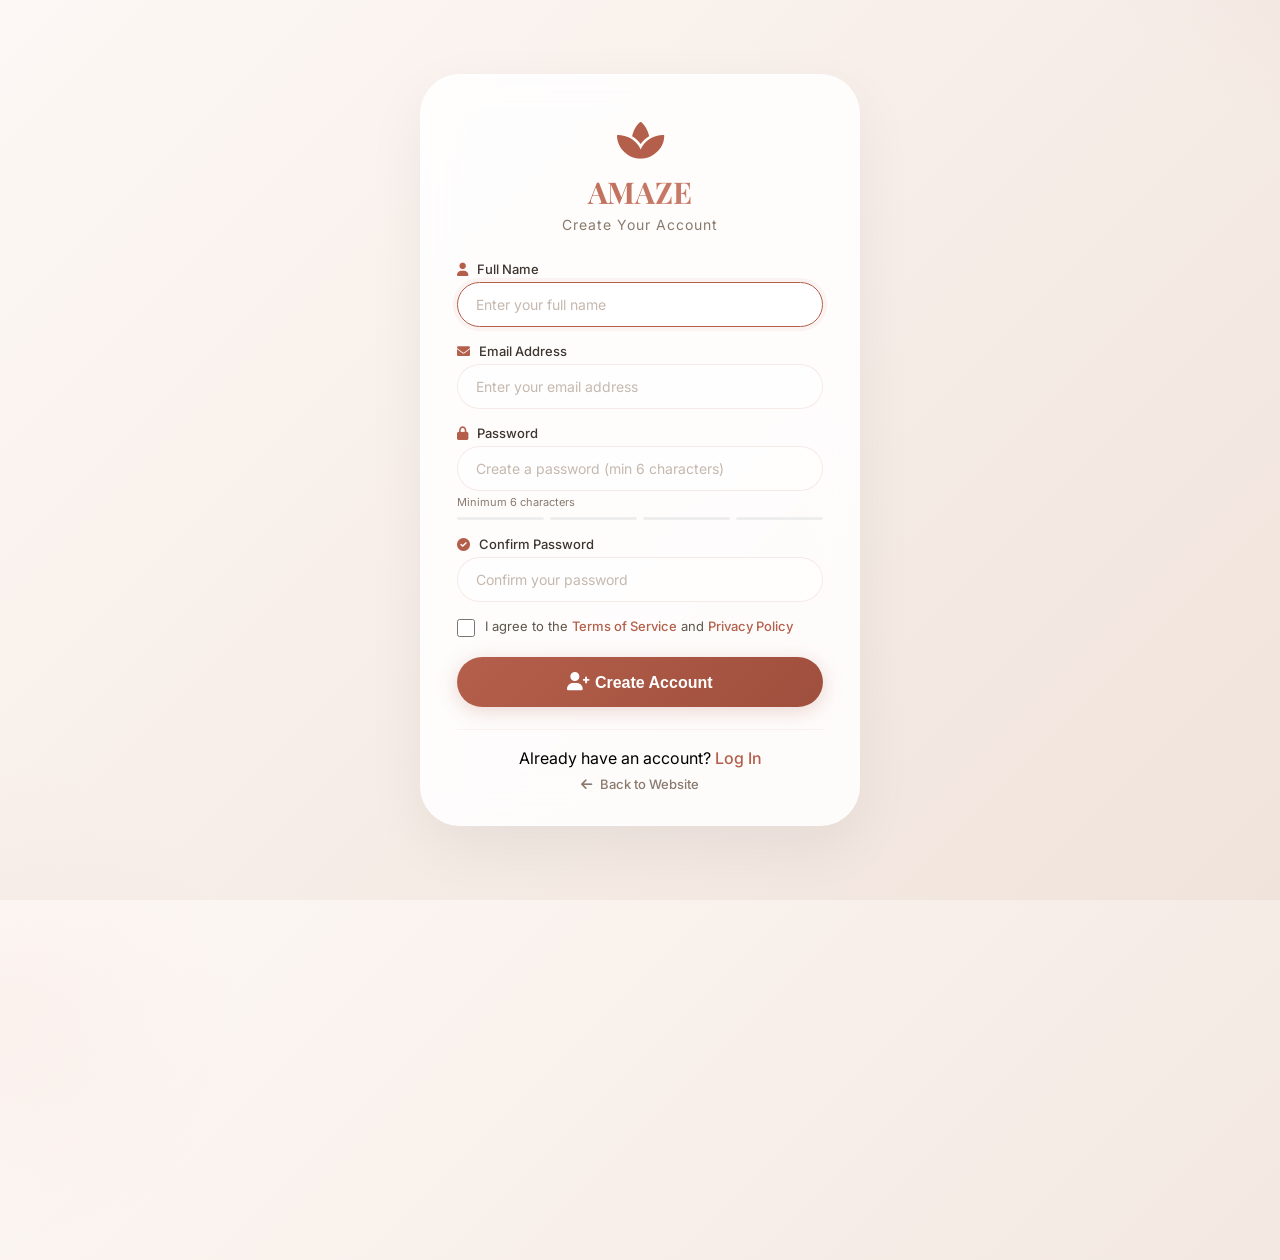
<file: register.html>
<!DOCTYPE html>
<html lang="en">
<head>
    <meta charset="UTF-8" />
    <meta name="viewport" content="width=device-width, initial-scale=1.0" />
    <title>Register · AMAZE</title>

    <!-- Font Awesome Icons -->
    <link rel="stylesheet" href="https://cdnjs.cloudflare.com/ajax/libs/font-awesome/6.0.0-beta3/css/all.min.css" />

    <!-- Google Fonts -->
    <link rel="preconnect" href="https://fonts.googleapis.com" />
    <link rel="preconnect" href="https://fonts.gstatic.com" crossorigin />
    <link href="https://fonts.googleapis.com/css2?family=Playfair+Display:ital,wght@0,400;0,600;0,700;1,400&family=Inter:wght@300;400;500;600;700&display=swap" rel="stylesheet" />

    <style>
        /* ===== RESET & BASE ===== */
        * {
            margin: 0;
            padding: 0;
            box-sizing: border-box;
        }

        body {
            font-family: 'Inter', sans-serif;
            min-height: 100vh;
            display: flex;
            align-items: center;
            justify-content: center;
            background: linear-gradient(135deg, #fdf8f5 0%, #f0e3db 100%);
            padding: 20px;
            position: relative;
            overflow: hidden;
        }

        /* ===== DECORATIVE ELEMENTS ===== */
        body::before {
            content: '';
            position: absolute;
            top: -50%;
            right: -30%;
            width: 600px;
            height: 600px;
            background: radial-gradient(circle, rgba(180, 95, 75, 0.06) 0%, transparent 70%);
            border-radius: 50%;
            pointer-events: none;
        }

        body::after {
            content: '';
            position: absolute;
            bottom: -40%;
            left: -20%;
            width: 500px;
            height: 500px;
            background: radial-gradient(circle, rgba(212, 140, 122, 0.05) 0%, transparent 70%);
            border-radius: 50%;
            pointer-events: none;
        }

        /* ===== REGISTER CARD ===== */
        .register-wrapper {
            width: 100%;
            max-width: 440px;
            position: relative;
            z-index: 1;
        }

        .register-card {
            background: rgba(255, 255, 255, 0.85);
            backdrop-filter: blur(20px);
            -webkit-backdrop-filter: blur(20px);
            border-radius: 40px;
            padding: 40px 36px 32px;
            box-shadow: 0 20px 60px rgba(0, 0, 0, 0.06);
            border: 1px solid rgba(255, 255, 255, 0.3);
            animation: fadeUp 0.6s ease;
        }

        @keyframes fadeUp {
            0% {
                opacity: 0;
                transform: translateY(30px) scale(0.96);
            }
            100% {
                opacity: 1;
                transform: translateY(0) scale(1);
            }
        }

        /* ===== LOGO ===== */
        .register-logo {
            text-align: center;
            margin-bottom: 28px;
        }

        .register-logo .icon {
            font-size: 42px;
            color: #b45f4b;
            display: block;
            margin-bottom: 6px;
        }

        .register-logo h1 {
            font-family: 'Playfair Display', serif;
            font-size: 30px;
            font-weight: 700;
            background: linear-gradient(135deg, #b45f4b, #d48c7a);
            -webkit-background-clip: text;
            background-clip: text;
            -webkit-text-fill-color: transparent;
            color: #b45f4b;
        }

        .register-logo p {
            font-size: 14px;
            color: #8a7a6e;
            margin-top: 4px;
            letter-spacing: 1px;
        }

        /* ===== FORM ===== */
        .form-group {
            margin-bottom: 16px;
        }

        .form-group label {
            display: block;
            font-weight: 500;
            font-size: 13px;
            color: #3d352e;
            margin-bottom: 5px;
        }

        .form-group label i {
            color: #b45f4b;
            margin-right: 6px;
        }

        .form-group input {
            width: 100%;
            padding: 13px 18px;
            border: 1px solid rgba(180, 95, 75, 0.12);
            border-radius: 60px;
            font-size: 14px;
            background: rgba(255, 255, 255, 0.5);
            transition: all 0.3s ease;
            font-family: 'Inter', sans-serif;
            outline: none;
        }

        .form-group input:focus {
            border-color: #b45f4b;
            background: #fff;
            box-shadow: 0 0 0 4px rgba(180, 95, 75, 0.06);
        }

        .form-group input::placeholder {
            color: #c5b8ae;
        }

        .form-group .password-hint {
            font-size: 11px;
            color: #8a7a6e;
            margin-top: 4px;
            display: block;
        }

        /* ===== PASSWORD STRENGTH ===== */
        .password-strength {
            display: flex;
            gap: 6px;
            margin-top: 8px;
        }

        .password-strength .bar {
            flex: 1;
            height: 3px;
            background: #eee;
            border-radius: 4px;
            transition: background 0.3s ease;
        }

        .password-strength .bar.active.weak {
            background: #b45f4b;
        }
        .password-strength .bar.active.medium {
            background: #f39c12;
        }
        .password-strength .bar.active.strong {
            background: #2d7d46;
        }

        .password-strength-text {
            font-size: 11px;
            color: #8a7a6e;
            margin-top: 4px;
        }

        /* ===== TERMS ===== */
        .terms {
            display: flex;
            align-items: flex-start;
            gap: 10px;
            margin: 16px 0 20px;
            font-size: 13px;
            color: #5f554b;
        }

        .terms input[type="checkbox"] {
            width: 18px;
            height: 18px;
            min-width: 18px;
            accent-color: #b45f4b;
            margin-top: 1px;
            cursor: pointer;
        }

        .terms a {
            color: #b45f4b;
            text-decoration: none;
            font-weight: 500;
        }

        .terms a:hover {
            text-decoration: underline;
        }

        /* ===== BUTTON ===== */
        .btn-register {
            width: 100%;
            background: linear-gradient(135deg, #b45f4b, #9f4f3d);
            border: none;
            padding: 15px;
            border-radius: 60px;
            font-weight: 600;
            font-size: 16px;
            color: #fff;
            cursor: pointer;
            transition: all 0.3s ease;
            display: flex;
            align-items: center;
            justify-content: center;
            gap: 10px;
            box-shadow: 0 4px 20px rgba(180, 95, 75, 0.25);
        }

        .btn-register:hover {
            transform: translateY(-2px);
            box-shadow: 0 8px 32px rgba(180, 95, 75, 0.35);
        }

        .btn-register:active {
            transform: scale(0.98);
        }

        .btn-register i {
            font-size: 18px;
        }

        /* ===== ERROR MESSAGE ===== */
        .error-message {
            background: rgba(180, 95, 75, 0.06);
            border: 1px solid rgba(180, 95, 75, 0.12);
            color: #b45f4b;
            padding: 10px 16px;
            border-radius: 12px;
            font-size: 13px;
            margin-bottom: 16px;
            display: none;
            align-items: center;
            gap: 10px;
        }

        .error-message.show {
            display: flex;
        }

        .error-message i {
            font-size: 16px;
        }

        /* ===== SUCCESS MESSAGE ===== */
        .success-message {
            background: rgba(45, 125, 70, 0.06);
            border: 1px solid rgba(45, 125, 70, 0.12);
            color: #2d7d46;
            padding: 10px 16px;
            border-radius: 12px;
            font-size: 13px;
            margin-bottom: 16px;
            display: none;
            align-items: center;
            gap: 10px;
        }

        .success-message.show {
            display: flex;
        }

        .success-message i {
            font-size: 16px;
        }

        /* ===== FOOTER ===== */
        .register-footer {
            text-align: center;
            margin-top: 22px;
            padding-top: 18px;
            border-top: 1px solid rgba(180, 95, 75, 0.06);
        }

        .register-footer a {
            color: #b45f4b;
            text-decoration: none;
            font-weight: 500;
            transition: 0.2s;
        }

        .register-footer a:hover {
            text-decoration: underline;
        }

        .register-footer .back-link {
            display: inline-flex;
            align-items: center;
            gap: 8px;
            color: #8a7a6e;
            font-size: 13px;
            margin-top: 8px;
        }

        .register-footer .back-link:hover {
            color: #b45f4b;
        }

        /* ===== LOADING SPINNER ===== */
        .spinner {
            display: none;
            width: 20px;
            height: 20px;
            border: 2px solid rgba(255, 255, 255, 0.2);
            border-top-color: #fff;
            border-radius: 50%;
            animation: spin 0.6s linear infinite;
        }

        .spinner.active {
            display: inline-block;
        }

        .btn-register.loading .btn-text {
            display: none;
        }

        .btn-register.loading .spinner {
            display: inline-block;
        }

        @keyframes spin {
            to { transform: rotate(360deg); }
        }

        /* ===== RESPONSIVE ===== */
        @media (max-width: 480px) {
            .register-card {
                padding: 28px 20px 24px;
                border-radius: 28px;
            }

            .register-logo h1 {
                font-size: 26px;
            }

            .form-group input {
                padding: 12px 16px;
                font-size: 13px;
            }

            .btn-register {
                padding: 13px;
                font-size: 15px;
            }

            .terms {
                font-size: 12px;
            }
        }
    </style>
</head>
<body>

    <div class="register-wrapper">

        <div class="register-card">

            <!-- ===== LOGO ===== -->
            <div class="register-logo">
                <span class="icon"><i class="fas fa-spa"></i></span>
                <h1>AMAZE</h1>
                <p>Create Your Account</p>
            </div>

            <!-- ===== ERROR MESSAGE ===== -->
            <div class="error-message" id="errorMessage">
                <i class="fas fa-exclamation-circle"></i>
                <span id="errorText">Please fix the errors below.</span>
            </div>

            <!-- ===== SUCCESS MESSAGE ===== -->
            <div class="success-message" id="successMessage">
                <i class="fas fa-check-circle"></i>
                <span id="successText">Account created! Redirecting to login...</span>
            </div>

            <!-- ===== REGISTER FORM ===== -->
            <form id="registerForm" autocomplete="off">
                <div class="form-group">
                    <label><i class="fas fa-user"></i> Full Name</label>
                    <input 
                        type="text" 
                        id="fullName" 
                        placeholder="Enter your full name" 
                        required 
                        autofocus
                    />
                </div>

                <div class="form-group">
                    <label><i class="fas fa-envelope"></i> Email Address</label>
                    <input 
                        type="email" 
                        id="email" 
                        placeholder="Enter your email address" 
                        required 
                    />
                </div>

                <div class="form-group">
                    <label><i class="fas fa-lock"></i> Password</label>
                    <input 
                        type="password" 
                        id="password" 
                        placeholder="Create a password (min 6 characters)" 
                        required 
                        minlength="6"
                    />
                    <span class="password-hint">Minimum 6 characters</span>
                    <div class="password-strength" id="passwordStrength">
                        <div class="bar" id="strength1"></div>
                        <div class="bar" id="strength2"></div>
                        <div class="bar" id="strength3"></div>
                        <div class="bar" id="strength4"></div>
                    </div>
                    <div class="password-strength-text" id="strengthText"></div>
                </div>

                <div class="form-group">
                    <label><i class="fas fa-check-circle"></i> Confirm Password</label>
                    <input 
                        type="password" 
                        id="confirmPassword" 
                        placeholder="Confirm your password" 
                        required 
                    />
                </div>

                <div class="terms">
                    <input type="checkbox" id="termsCheck" required />
                    <label for="termsCheck">
                        I agree to the <a href="#">Terms of Service</a> and <a href="#">Privacy Policy</a>
                    </label>
                </div>

                <button type="submit" class="btn-register" id="registerBtn">
                    <span class="btn-text"><i class="fas fa-user-plus"></i> Create Account</span>
                    <span class="spinner"></span>
                </button>
            </form>

            <!-- ===== FOOTER ===== -->
            <div class="register-footer">
                Already have an account? <a href="login.html">Log In</a>
                <br />
                <a href="index.html" class="back-link">
                    <i class="fas fa-arrow-left"></i> Back to Website
                </a>
            </div>

        </div>

    </div>

    <script>
        // ============================================
        // REGISTER PAGE SCRIPT
        // ============================================

        const registerForm = document.getElementById('registerForm');
        const fullNameInput = document.getElementById('fullName');
        const emailInput = document.getElementById('email');
        const passwordInput = document.getElementById('password');
        const confirmPasswordInput = document.getElementById('confirmPassword');
        const termsCheck = document.getElementById('termsCheck');
        const registerBtn = document.getElementById('registerBtn');
        const errorMessage = document.getElementById('errorMessage');
        const errorText = document.getElementById('errorText');
        const successMessage = document.getElementById('successMessage');
        const successText = document.getElementById('successText');

        // Password strength elements
        const strength1 = document.getElementById('strength1');
        const strength2 = document.getElementById('strength2');
        const strength3 = document.getElementById('strength3');
        const strength4 = document.getElementById('strength4');
        const strengthText = document.getElementById('strengthText');
        const strengthBars = [strength1, strength2, strength3, strength4];

        // ============================================
        // PASSWORD STRENGTH CHECKER
        // ============================================
        passwordInput.addEventListener('input', function() {
            const password = this.value;
            const strength = checkPasswordStrength(password);
            updateStrengthUI(strength);
        });

        function checkPasswordStrength(password) {
            let score = 0;
            if (password.length >= 6) score++;
            if (password.length >= 10) score++;
            if (/[A-Z]/.test(password) && /[a-z]/.test(password)) score++;
            if (/\d/.test(password) && /[^A-Za-z0-9]/.test(password)) score++;
            return Math.min(score, 4);
        }

        function updateStrengthUI(strength) {
            const labels = ['', 'Weak', 'Fair', 'Good', 'Strong'];
            const colors = ['', '#b45f4b', '#f39c12', '#2d7d46', '#2d7d46'];

            strengthBars.forEach((bar, index) => {
                bar.className = 'bar';
                if (index < strength) {
                    bar.classList.add('active');
                    if (strength <= 2) {
                        bar.classList.add('weak');
                    } else if (strength === 3) {
                        bar.classList.add('medium');
                    } else {
                        bar.classList.add('strong');
                    }
                }
            });

            if (strength > 0) {
                strengthText.textContent = labels[strength];
                strengthText.style.color = colors[strength];
            } else {
                strengthText.textContent = '';
            }
        }

        // ============================================
        // FORM SUBMISSION
        // ============================================
        registerForm.addEventListener('submit', function(e) {
            e.preventDefault();

            // Hide previous messages
            errorMessage.classList.remove('show');
            successMessage.classList.remove('show');

            // Get values
            const fullName = fullNameInput.value.trim();
            const email = emailInput.value.trim();
            const password = passwordInput.value;
            const confirmPassword = confirmPasswordInput.value;

            // Validate name
            if (fullName.length < 2) {
                showError('Please enter your full name.');
                fullNameInput.focus();
                return;
            }

            // Validate email
            if (!isValidEmail(email)) {
                showError('Please enter a valid email address.');
                emailInput.focus();
                return;
            }

            // Validate password
            if (password.length < 6) {
                showError('Password must be at least 6 characters long.');
                passwordInput.focus();
                return;
            }

            // Validate confirm password
            if (password !== confirmPassword) {
                showError('Passwords do not match.');
                confirmPasswordInput.focus();
                return;
            }

            // Validate terms
            if (!termsCheck.checked) {
                showError('Please agree to the Terms of Service.');
                termsCheck.focus();
                return;
            }

            // ===== SUCCESS! =====
            // Show success message
            successText.textContent = '🎉 Account created successfully! Redirecting to login...';
            successMessage.classList.add('show');

            // Disable button and show loading
            registerBtn.classList.add('loading');
            registerBtn.disabled = true;

            // Save user data to localStorage (so it "remembers" the user)
            const users = JSON.parse(localStorage.getItem('amaze_users') || '[]');
            users.push({
                name: fullName,
                email: email,
                password: password,
                date: new Date().toISOString()
            });
            localStorage.setItem('amaze_users', JSON.stringify(users));

            // Redirect to login page after 2 seconds
            setTimeout(() => {
                window.location.href = 'login.html?registered=true';
            }, 2000);
        });

        // ============================================
        // VALIDATE EMAIL
        // ============================================
        function isValidEmail(email) {
            return /^[^\s@]+@[^\s@]+\.[^\s@]+$/.test(email);
        }

        // ============================================
        // SHOW ERROR
        // ============================================
        function showError(message) {
            errorText.textContent = message;
            errorMessage.classList.add('show');
            
            // Shake animation
            document.querySelector('.register-card').style.animation = 'shake 0.4s ease';
            setTimeout(() => {
                document.querySelector('.register-card').style.animation = '';
            }, 400);
        }

        // ============================================
        // CLEAR ERROR ON TYPING
        // ============================================
        document.querySelectorAll('#registerForm input').forEach(input => {
            input.addEventListener('input', function() {
                errorMessage.classList.remove('show');
            });
        });

        // ============================================
        // CHECK FOR REGISTERED PARAMETER
        // ============================================
        window.addEventListener('load', function() {
            const urlParams = new URLSearchParams(window.location.search);
            if (urlParams.get('registered') === 'true') {
                successText.textContent = '✅ Account created! You can now log in.';
                successMessage.classList.add('show');
                setTimeout(() => {
                    successMessage.classList.remove('show');
                }, 4000);
            }
        });

        // ============================================
        // SHAKE ANIMATION
        // ============================================
        const style = document.createElement('style');
        style.textContent = `
            @keyframes shake {
                0%, 100% { transform: translateX(0); }
                20% { transform: translateX(-12px); }
                40% { transform: translateX(12px); }
                60% { transform: translateX(-8px); }
                80% { transform: translateX(8px); }
            }
        `;
        document.head.appendChild(style);

        console.log('✨ AMAZE Register Page Loaded');
        console.log('📝 Users saved to localStorage');
    </script>

</body>
</html>
</file>
